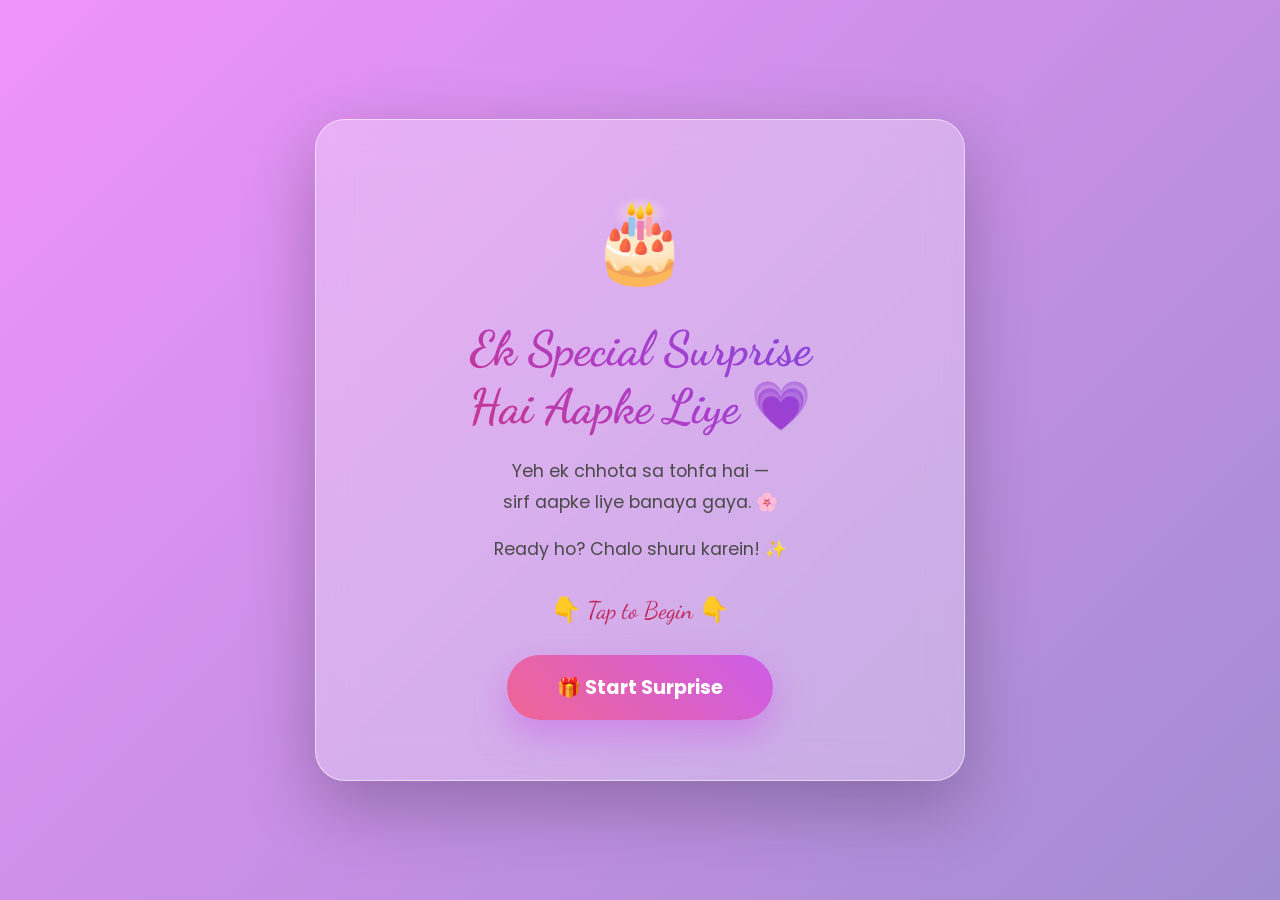
<file: index.html>
<!DOCTYPE html>
<html lang="en">
<head>
<meta charset="UTF-8">
<meta name="viewport" content="width=device-width, initial-scale=1.0">
<title>Welcome 💗</title>
<link href="https://fonts.googleapis.com/css2?family=Dancing+Script:wght@700&family=Poppins:wght@300;400;600;700&display=swap" rel="stylesheet">
<style>
  * { margin:0; padding:0; box-sizing:border-box; }
  body {
    font-family: 'Poppins', sans-serif;
    background: linear-gradient(-45deg, #ff9a9e, #fad0c4, #fbc2eb, #a18cd1, #f093fb);
    background-size: 400% 400%;
    animation: gradientBG 15s ease infinite;
    min-height: 100vh;
    display: flex;
    align-items: center;
    justify-content: center;
    padding: 20px;
    overflow: hidden;
  }
  @keyframes gradientBG {
    0% { background-position: 0% 50%; }
    50% { background-position: 100% 50%; }
    100% { background-position: 0% 50%; }
  }
  .hearts {
    position: fixed; top:0; left:0;
    width:100%; height:100%;
    pointer-events:none; z-index:0; overflow:hidden;
  }
  .hearts span {
    position: absolute; bottom:-50px;
    animation: floatUp 12s linear infinite; opacity:0.7;
  }
  @keyframes floatUp {
    0% { transform: translateY(0) rotate(0deg); opacity:0; }
    10% { opacity:0.8; }
    100% { transform: translateY(-110vh) rotate(360deg); opacity:0; }
  }
  .card {
    position: relative; z-index:1;
    max-width: 650px;
    width: 100%;
    background: rgba(255,255,255,0.28);
    backdrop-filter: blur(18px);
    -webkit-backdrop-filter: blur(18px);
    border-radius: 30px;
    border: 1px solid rgba(255,255,255,0.5);
    box-shadow: 0 25px 70px rgba(0,0,0,0.25);
    padding: 60px 30px;
    text-align: center;
    animation: fadeIn 1.5s ease;
  }
  @keyframes fadeIn {
    from { opacity:0; transform: translateY(40px); }
    to { opacity:1; transform: translateY(0); }
  }
  .cake {
    font-size: 80px;
    animation: bounce 2s infinite;
    display: inline-block;
  }
  @keyframes bounce {
    0%, 100% { transform: translateY(0); }
    50% { transform: translateY(-20px); }
  }
  h1 {
    font-family: 'Dancing Script', cursive;
    font-size: 3rem;
    background: linear-gradient(45deg, #d6336c, #ae3ec9, #7048e8);
    -webkit-background-clip: text;
    -webkit-text-fill-color: transparent;
    background-clip: text;
    margin: 20px 0;
    line-height: 1.2;
  }
  p {
    color: #4a4a4a;
    font-size: 1.1rem;
    line-height: 1.8;
    margin: 15px 0;
  }
  .tap-text {
    font-family: 'Dancing Script', cursive;
    font-size: 1.5rem;
    color: #c2255c;
    margin-top: 30px;
    animation: pulse 1.5s infinite;
  }
  @keyframes pulse {
    0%, 100% { opacity: 0.6; transform: scale(1); }
    50% { opacity: 1; transform: scale(1.05); }
  }
  .start-btn {
    margin-top: 30px;
    background: linear-gradient(45deg, #f06595, #cc5de8);
    color: white;
    border: none;
    padding: 18px 50px;
    border-radius: 50px;
    font-size: 1.2rem;
    font-family: 'Poppins', sans-serif;
    font-weight: 700;
    cursor: pointer;
    box-shadow: 0 15px 35px rgba(204, 93, 232, 0.5);
    transition: all 0.3s ease;
    animation: glow 2s infinite;
  }
  @keyframes glow {
    0%, 100% { box-shadow: 0 15px 35px rgba(204, 93, 232, 0.5); }
    50% { box-shadow: 0 15px 50px rgba(204, 93, 232, 0.9); }
  }
  .start-btn:hover {
    transform: translateY(-5px) scale(1.08);
  }
  @media (max-width: 600px) {
    .card { padding: 45px 22px; }
    h1 { font-size: 2.2rem; }
    p { font-size: 1rem; }
    .cake { font-size: 65px; }
    .start-btn { padding: 16px 40px; font-size: 1.1rem; }
  }
</style>
</head>
<body>

<div class="hearts" id="hearts"></div>

<div class="card">
  <div class="cake">🎂</div>
  <h1>Ek Special Surprise<br>Hai Aapke Liye 💗</h1>
  <p>Yeh ek chhota sa tohfa hai —<br>sirf aapke liye banaya gaya. 🌸</p>
  <p>Ready ho? Chalo shuru karein! ✨</p>

  <div class="tap-text">👇 Tap to Begin 👇</div>

  <button class="start-btn" onclick="window.location.href='birthday.html'">
    🎁 Start Surprise
  </button>
</div>

<script>
  const heartsContainer = document.getElementById('hearts');
  const emojis = ['💗','🌸','🦋','💕','🌷','✨','🎀','🧸','💖','🌺'];
  for (let i = 0; i < 30; i++) {
    const span = document.createElement('span');
    span.textContent = emojis[Math.floor(Math.random() * emojis.length)];
    span.style.left = Math.random() * 100 + '%';
    span.style.animationDelay = Math.random() * 12 + 's';
    span.style.animationDuration = (9 + Math.random() * 8) + 's';
    span.style.fontSize = (14 + Math.random() * 24) + 'px';
    heartsContainer.appendChild(span);
  }
</script>

</body>
</html>
</file>
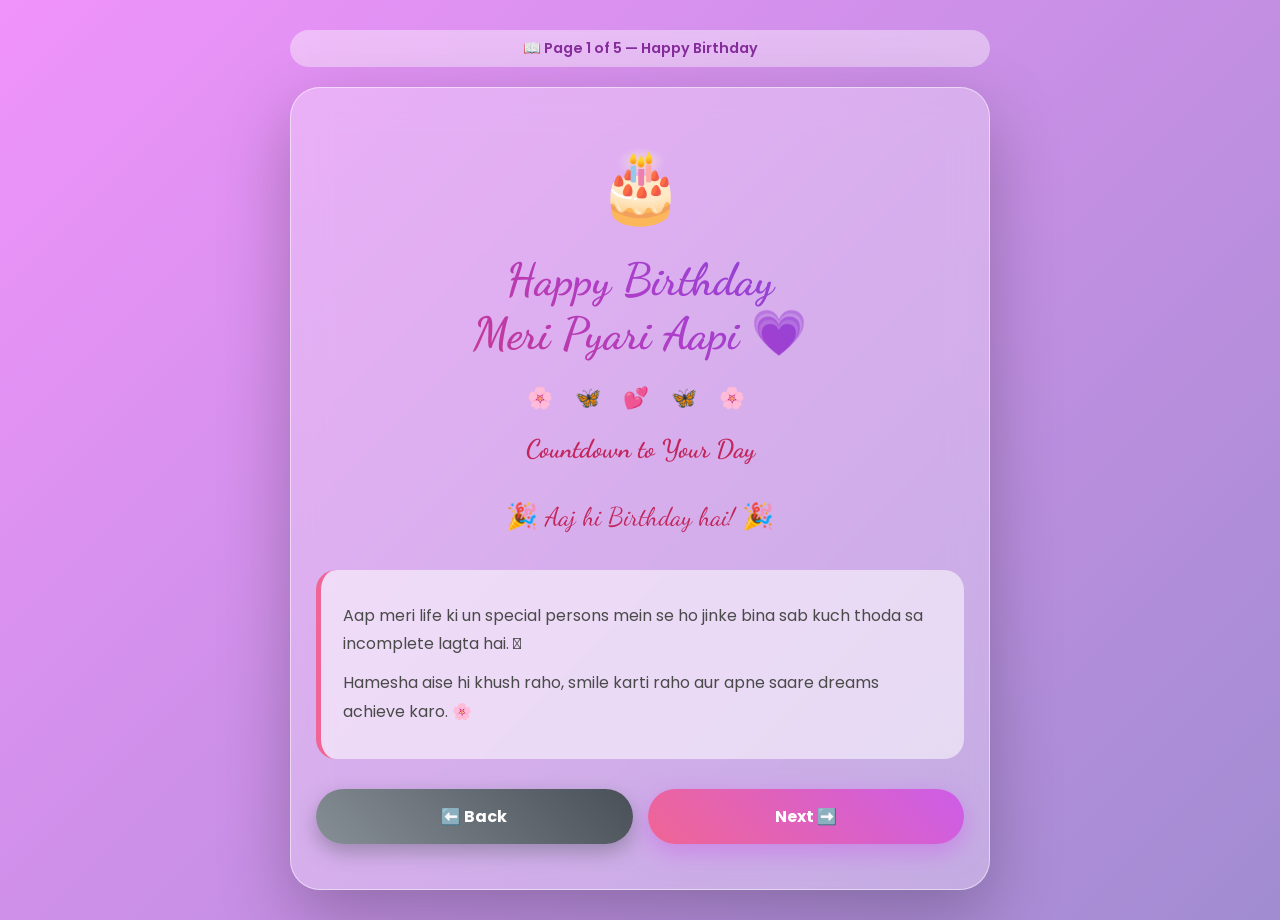
<file: birthday.html>
<!DOCTYPE html>
<html lang="en">
<head>
<meta charset="UTF-8">
<meta name="viewport" content="width=device-width, initial-scale=1.0">
<title>Happy Birthday Aapi 💗</title>
<link href="https://fonts.googleapis.com/css2?family=Dancing+Script:wght@700&family=Poppins:wght@300;400;600;700&display=swap" rel="stylesheet">
<style>
  * { margin:0; padding:0; box-sizing:border-box; }
  body {
    font-family: 'Poppins', sans-serif;
    background: linear-gradient(-45deg, #ff9a9e, #fad0c4, #fbc2eb, #a18cd1, #f093fb);
    background-size: 400% 400%;
    animation: gradientBG 15s ease infinite;
    min-height: 100vh;
    padding: 30px 15px;
    overflow-x: hidden;
  }
  @keyframes gradientBG {
    0% { background-position: 0% 50%; }
    50% { background-position: 100% 50%; }
    100% { background-position: 0% 50%; }
  }
  .hearts {
    position: fixed; top:0; left:0;
    width:100%; height:100%;
    pointer-events:none; z-index:0; overflow:hidden;
  }
  .hearts span {
    position: absolute; bottom:-50px;
    animation: floatUp 12s linear infinite; opacity:0.7;
  }
  @keyframes floatUp {
    0% { transform: translateY(0) rotate(0deg); opacity:0; }
    10% { opacity:0.8; }
    100% { transform: translateY(-110vh) rotate(360deg); opacity:0; }
  }
  .container {
    position: relative; z-index:1;
    max-width: 700px; margin: 0 auto;
  }
  .progress {
    background: rgba(255,255,255,0.4);
    border-radius: 30px;
    padding: 8px 15px;
    text-align: center;
    margin-bottom: 20px;
    font-weight: 600;
    color: #862e9c;
    font-size: 0.9rem;
    backdrop-filter: blur(10px);
  }
  .card {
    background: rgba(255,255,255,0.28);
    backdrop-filter: blur(18px);
    -webkit-backdrop-filter: blur(18px);
    border-radius: 30px;
    border: 1px solid rgba(255,255,255,0.5);
    box-shadow: 0 25px 70px rgba(0,0,0,0.25);
    padding: 45px 25px;
    text-align: center;
    animation: fadeIn 1.5s ease;
  }
  @keyframes fadeIn {
    from { opacity:0; transform: translateY(40px); }
    to { opacity:1; transform: translateY(0); }
  }
  .cake {
    font-size: 70px;
    animation: bounce 2s infinite;
    display: inline-block;
  }
  @keyframes bounce {
    0%, 100% { transform: translateY(0); }
    50% { transform: translateY(-18px); }
  }
  h1 {
    font-family: 'Dancing Script', cursive;
    font-size: 2.8rem;
    background: linear-gradient(45deg, #d6336c, #ae3ec9, #7048e8);
    -webkit-background-clip: text;
    -webkit-text-fill-color: transparent;
    background-clip: text;
    margin: 15px 0;
    line-height: 1.2;
  }
  h2 {
    font-family: 'Dancing Script', cursive;
    font-size: 1.6rem;
    color: #c2255c;
    margin: 20px 0 12px;
  }
  p { color:#4a4a4a; font-size:1rem; line-height:1.8; margin:10px 0; }
  .divider {
    font-size: 1.3rem;
    margin: 20px 0;
    letter-spacing: 8px;
  }
  .countdown {
    display: flex; justify-content: center;
    gap: 8px; margin: 20px 0; flex-wrap: wrap;
  }
  .count-box {
    background: rgba(255,255,255,0.6);
    border-radius: 15px;
    padding: 10px 14px;
    min-width: 65px;
    box-shadow: 0 5px 15px rgba(0,0,0,0.1);
  }
  .count-box .num {
    font-size: 1.5rem;
    font-weight: 700;
    color: #c2255c;
  }
  .count-box .lbl {
    font-size: 0.7rem;
    color: #666;
    text-transform: uppercase;
    letter-spacing: 1px;
  }
  .message-box {
    background: rgba(255,255,255,0.55);
    border-radius: 20px;
    padding: 22px;
    margin: 20px 0;
    border-left: 5px solid #f06595;
    text-align: left;
  }
  .nav-btns {
    display: flex;
    justify-content: space-between;
    gap: 15px;
    margin-top: 30px;
    flex-wrap: wrap;
  }
  .nav-btn {
    flex: 1;
    min-width: 130px;
    padding: 15px 20px;
    border-radius: 50px;
    border: none;
    font-family: 'Poppins', sans-serif;
    font-weight: 700;
    font-size: 1rem;
    cursor: pointer;
    color: white;
    transition: all 0.3s ease;
  }
  .back-btn {
    background: linear-gradient(45deg, #868e96, #495057);
    box-shadow: 0 8px 20px rgba(73, 80, 87, 0.4);
  }
  .next-btn {
    background: linear-gradient(45deg, #f06595, #cc5de8);
    box-shadow: 0 8px 25px rgba(204, 93, 232, 0.5);
  }
  .nav-btn:hover { transform: translateY(-3px) scale(1.03); }
  @media (max-width: 600px) {
    .card { padding: 35px 18px; }
    h1 { font-size: 2.1rem; }
    h2 { font-size: 1.4rem; }
    p { font-size: 0.95rem; }
  }
</style>
</head>
<body>

<div class="hearts" id="hearts"></div>

<div class="container">
  <div class="progress">📖 Page 1 of 5 — Happy Birthday</div>

  <div class="card">
    <div class="cake">🎂</div>
    <h1>Happy Birthday<br>Meri Pyari Aapi 💗</h1>
    <div class="divider">🌸 🦋 💕 🦋 🌸</div>

    <h2>Countdown to Your Day</h2>
    <div class="countdown" id="countdown">
      <div class="count-box"><div class="num" id="days">00</div><div class="lbl">Days</div></div>
      <div class="count-box"><div class="num" id="hours">00</div><div class="lbl">Hours</div></div>
      <div class="count-box"><div class="num" id="mins">00</div><div class="lbl">Mins</div></div>
      <div class="count-box"><div class="num" id="secs">00</div><div class="lbl">Secs</div></div>
    </div>

    <div class="message-box">
      <p>Aap meri life ki un special persons mein se ho jinke bina sab kuch thoda sa incomplete lagta hai. 🏻</p>
      <p>Hamesha aise hi khush raho, smile karti raho aur apne saare dreams achieve karo. 🌸</p>
    </div>

    <div class="nav-btns">
      <button class="nav-btn back-btn" onclick="window.location.href='index.html'">⬅️ Back</button>
      <button class="nav-btn next-btn" onclick="window.location.href='wishes.html'">Next ➡️</button>
    </div>
  </div>
</div>

<script>
  const heartsContainer = document.getElementById('hearts');
  const emojis = ['💗','🌸','🦋','💕','🌷','✨','🎀','🧸'];
  for (let i = 0; i < 25; i++) {
    const span = document.createElement('span');
    span.textContent = emojis[Math.floor(Math.random() * emojis.length)];
    span.style.left = Math.random() * 100 + '%';
    span.style.animationDelay = Math.random() * 12 + 's';
    span.style.animationDuration = (9 + Math.random() * 8) + 's';
    span.style.fontSize = (14 + Math.random() * 24) + 'px';
    heartsContainer.appendChild(span);
  }

  /* APNI DATE YAHAN DAALO */
  const birthdayDate = new Date("2025-12-31T00:00:00").getTime();
  setInterval(() => {
    const now = new Date().getTime();
    const diff = birthdayDate - now;
    if (diff > 0) {
      document.getElementById('days').textContent = String(Math.floor(diff / (1000*60*60*24))).padStart(2,'0');
      document.getElementById('hours').textContent = String(Math.floor((diff % (1000*60*60*24)) / (1000*60*60))).padStart(2,'0');
      document.getElementById('mins').textContent = String(Math.floor((diff % (1000*60*60)) / (1000*60))).padStart(2,'0');
      document.getElementById('secs').textContent = String(Math.floor((diff % (1000*60)) / 1000)).padStart(2,'0');
    } else {
      document.getElementById('countdown').innerHTML = '<p style="font-family:Dancing Script;font-size:1.6rem;color:#c2255c;">🎉 Aaj hi Birthday hai! 🎉</p>';
    }
  }, 1000);
</script>

</body>
</html>
</file>
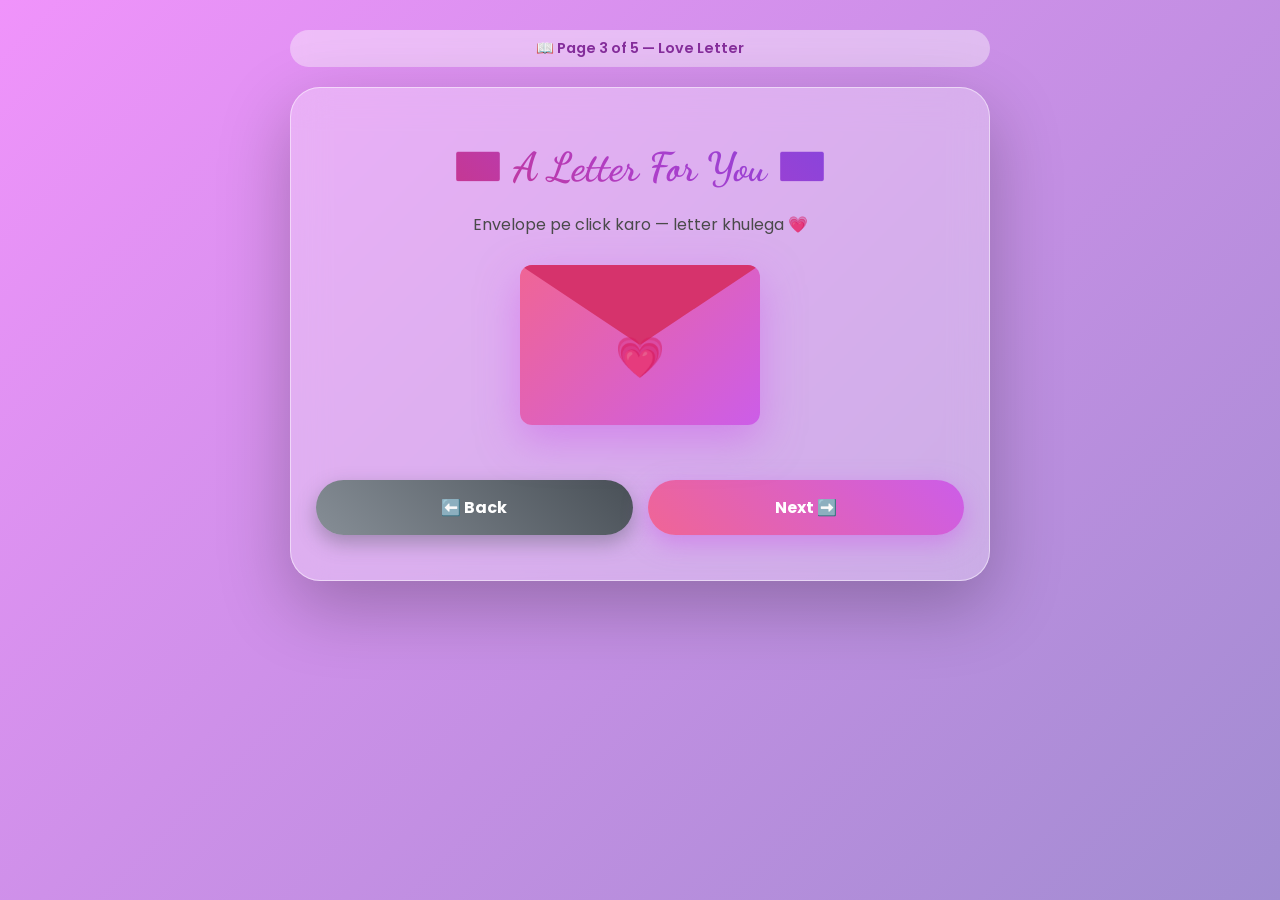
<file: letter.html>
<!DOCTYPE html>
<html lang="en">
<head>
<meta charset="UTF-8">
<meta name="viewport" content="width=device-width, initial-scale=1.0">
<title>Love Letter 💌</title>
<link href="https://fonts.googleapis.com/css2?family=Dancing+Script:wght@700&family=Poppins:wght@300;400;600;700&display=swap" rel="stylesheet">
<style>
  * { margin:0; padding:0; box-sizing:border-box; }
  body {
    font-family: 'Poppins', sans-serif;
    background: linear-gradient(-45deg, #ff9a9e, #fad0c4, #fbc2eb, #a18cd1, #f093fb);
    background-size: 400% 400%;
    animation: gradientBG 15s ease infinite;
    min-height: 100vh;
    padding: 30px 15px;
    overflow-x: hidden;
  }
  @keyframes gradientBG {
    0% { background-position: 0% 50%; }
    50% { background-position: 100% 50%; }
    100% { background-position: 0% 50%; }
  }
  .hearts {
    position: fixed; top:0; left:0;
    width:100%; height:100%;
    pointer-events:none; z-index:0; overflow:hidden;
  }
  .hearts span {
    position: absolute; bottom:-50px;
    animation: floatUp 12s linear infinite; opacity:0.7;
  }
  @keyframes floatUp {
    0% { transform: translateY(0) rotate(0deg); opacity:0; }
    10% { opacity:0.8; }
    100% { transform: translateY(-110vh) rotate(360deg); opacity:0; }
  }
  .container {
    position: relative; z-index:1;
    max-width: 700px; margin: 0 auto;
  }
  .progress {
    background: rgba(255,255,255,0.4);
    border-radius: 30px;
    padding: 8px 15px;
    text-align: center;
    margin-bottom: 20px;
    font-weight: 600;
    color: #862e9c;
    font-size: 0.9rem;
    backdrop-filter: blur(10px);
  }
  .card {
    background: rgba(255,255,255,0.28);
    backdrop-filter: blur(18px);
    -webkit-backdrop-filter: blur(18px);
    border-radius: 30px;
    border: 1px solid rgba(255,255,255,0.5);
    box-shadow: 0 25px 70px rgba(0,0,0,0.25);
    padding: 45px 25px;
    text-align: center;
    animation: fadeIn 1.5s ease;
  }
  @keyframes fadeIn {
    from { opacity:0; transform: translateY(40px); }
    to { opacity:1; transform: translateY(0); }
  }
  h1 {
    font-family: 'Dancing Script', cursive;
    font-size: 2.5rem;
    background: linear-gradient(45deg, #d6336c, #ae3ec9, #7048e8);
    -webkit-background-clip: text;
    -webkit-text-fill-color: transparent;
    background-clip: text;
    margin: 10px 0 20px;
  }
  p { color:#4a4a4a; font-size:1rem; line-height:1.8; margin:10px 0; }
  .envelope {
    width: 240px;
    height: 160px;
    background: linear-gradient(135deg, #f06595, #cc5de8);
    margin: 25px auto;
    border-radius: 12px;
    position: relative;
    cursor: pointer;
    box-shadow: 0 15px 40px rgba(204, 93, 232, 0.5);
    transition: transform 0.4s;
  }
  .envelope:hover { transform: scale(1.05); }
  .envelope::before {
    content:''; position:absolute;
    top:0; left:0;
    width:0; height:0;
    border-left: 120px solid transparent;
    border-right: 120px solid transparent;
    border-top: 80px solid #d6336c;
    border-radius: 12px 12px 0 0;
  }
  .envelope-heart {
    position: absolute;
    top:50%; left:50%;
    transform: translate(-50%, -30%);
    font-size: 2.5rem;
    z-index: 2;
  }
  .letter {
    max-height: 0;
    overflow: hidden;
    transition: max-height 1s ease, padding 1s ease;
    background: #fffaf0;
    border-radius: 15px;
    text-align: left;
    box-shadow: 0 10px 30px rgba(0,0,0,0.15);
    margin-top: 15px;
  }
  .letter.open {
    max-height: 800px;
    padding: 25px;
  }
  .letter h3 {
    font-family: 'Dancing Script', cursive;
    font-size: 1.7rem;
    color: #c2255c;
    margin-bottom: 15px;
  }
  .letter p {
    font-size: 1rem;
    line-height: 2;
    color: #444;
  }
  .nav-btns {
    display: flex;
    justify-content: space-between;
    gap: 15px;
    margin-top: 30px;
    flex-wrap: wrap;
  }
  .nav-btn {
    flex: 1;
    min-width: 130px;
    padding: 15px 20px;
    border-radius: 50px;
    border: none;
    font-family: 'Poppins', sans-serif;
    font-weight: 700;
    font-size: 1rem;
    cursor: pointer;
    color: white;
    transition: all 0.3s ease;
  }
  .back-btn {
    background: linear-gradient(45deg, #868e96, #495057);
    box-shadow: 0 8px 20px rgba(73, 80, 87, 0.4);
  }
  .next-btn {
    background: linear-gradient(45deg, #f06595, #cc5de8);
    box-shadow: 0 8px 25px rgba(204, 93, 232, 0.5);
  }
  .nav-btn:hover { transform: translateY(-3px) scale(1.03); }
  @media (max-width: 600px) {
    .card { padding: 35px 18px; }
    h1 { font-size: 2rem; }
    .envelope { width: 200px; height: 135px; }
    .envelope::before {
      border-left: 100px solid transparent;
      border-right: 100px solid transparent;
      border-top: 68px solid #d6336c;
    }
  }
</style>
</head>
<body>

<div class="hearts" id="hearts"></div>

<div class="container">
  <div class="progress">📖 Page 3 of 5 — Love Letter</div>

  <div class="card">
    <h1>💌 A Letter For You 💌</h1>
    <p>Envelope pe click karo — letter khulega 💗</p>

    <div class="envelope" onclick="openLetter()">
      <div class="envelope-heart">💗</div>
    </div>
    <div class="letter" id="letter">
      <h3>Meri Pyari Aapi,</h3>
      <p>
        Aap meri life ka sabse khoobsurat hissa ho. Jab bhi main udaas hoti/hota hun, aapki ek smile sab theek kar deti hai. 
        Aap meri sister nahi, meri best friend ho. 🌸
      </p>
      <p>
        Main dua karti/karta hun ki aapki zindagi mein hamesha khushiyan rahein, 
        aapke sapne pure hon, aur aapki smile kabhi kam na ho. 💗
      </p>
      <p>
        Thank you for always being there for me. Hamesha khush raho aur apne saare sapne poore karo. 🌷
      </p>
      <p style="text-align:right;font-family:'Dancing Script';font-size:1.4rem;color:#c2255c;">
        — Aapka/Aapki chhota/chhoti 💕
      </p>
    </div>

    <div class="nav-btns">
      <button class="nav-btn back-btn" onclick="window.location.href='wishes.html'">⬅️ Back</button>
      <button class="nav-btn next-btn" onclick="window.location.href='reasons.html'">Next ➡️</button>
    </div>
  </div>
</div>

<script>
  const heartsContainer = document.getElementById('hearts');
  const emojis = ['💗','🌸','🦋','💕','🌷','✨','🎀','🧸'];
  for (let i = 0; i < 25; i++) {
    const span = document.createElement('span');
    span.textContent = emojis[Math.floor(Math.random() * emojis.length)];
    span.style.left = Math.random() * 100 + '%';
    span.style.animationDelay = Math.random() * 12 + 's';
    span.style.animationDuration = (9 + Math.random() * 8) + 's';
    span.style.fontSize = (14 + Math.random() * 24) + 'px';
    heartsContainer.appendChild(span);
  }

  function openLetter() {
    document.getElementById('letter').classList.toggle('open');
  }
</script>

</body>
</html>
</file>
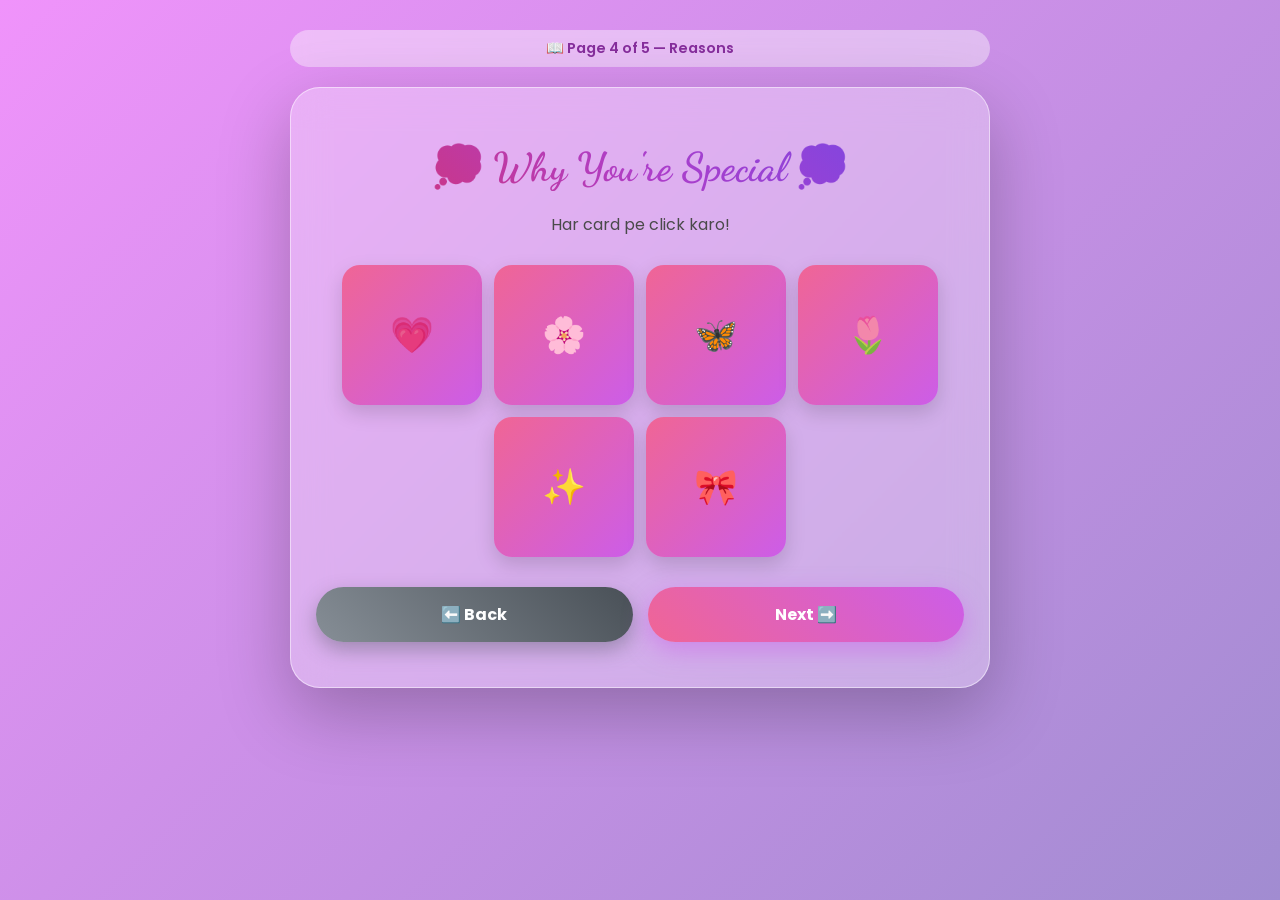
<file: reasons.html>
<!DOCTYPE html>
<html lang="en">
<head>
<meta charset="UTF-8">
<meta name="viewport" content="width=device-width, initial-scale=1.0">
<title>Reasons 💭</title>
<link href="https://fonts.googleapis.com/css2?family=Dancing+Script:wght@700&family=Poppins:wght@300;400;600;700&display=swap" rel="stylesheet">
<style>
  * { margin:0; padding:0; box-sizing:border-box; }
  body {
    font-family: 'Poppins', sans-serif;
    background: linear-gradient(-45deg, #ff9a9e, #fad0c4, #fbc2eb, #a18cd1, #f093fb);
    background-size: 400% 400%;
    animation: gradientBG 15s ease infinite;
    min-height: 100vh;
    padding: 30px 15px;
    overflow-x: hidden;
  }
  @keyframes gradientBG {
    0% { background-position: 0% 50%; }
    50% { background-position: 100% 50%; }
    100% { background-position: 0% 50%; }
  }
  .hearts {
    position: fixed; top:0; left:0;
    width:100%; height:100%;
    pointer-events:none; z-index:0; overflow:hidden;
  }
  .hearts span {
    position: absolute; bottom:-50px;
    animation: floatUp 12s linear infinite; opacity:0.7;
  }
  @keyframes floatUp {
    0% { transform: translateY(0) rotate(0deg); opacity:0; }
    10% { opacity:0.8; }
    100% { transform: translateY(-110vh) rotate(360deg); opacity:0; }
  }
  .container {
    position: relative; z-index:1;
    max-width: 700px; margin: 0 auto;
  }
  .progress {
    background: rgba(255,255,255,0.4);
    border-radius: 30px;
    padding: 8px 15px;
    text-align: center;
    margin-bottom: 20px;
    font-weight: 600;
    color: #862e9c;
    font-size: 0.9rem;
    backdrop-filter: blur(10px);
  }
  .card {
    background: rgba(255,255,255,0.28);
    backdrop-filter: blur(18px);
    -webkit-backdrop-filter: blur(18px);
    border-radius: 30px;
    border: 1px solid rgba(255,255,255,0.5);
    box-shadow: 0 25px 70px rgba(0,0,0,0.25);
    padding: 45px 25px;
    text-align: center;
    animation: fadeIn 1.5s ease;
  }
  @keyframes fadeIn {
    from { opacity:0; transform: translateY(40px); }
    to { opacity:1; transform: translateY(0); }
  }
  h1 {
    font-family: 'Dancing Script', cursive;
    font-size: 2.5rem;
    background: linear-gradient(45deg, #d6336c, #ae3ec9, #7048e8);
    -webkit-background-clip: text;
    -webkit-text-fill-color: transparent;
    background-clip: text;
    margin: 10px 0 20px;
  }
  p { color:#4a4a4a; font-size:1rem; line-height:1.8; margin:10px 0; }
  .reasons {
    display: flex; justify-content: center;
    gap: 12px; flex-wrap: wrap;
    margin: 25px 0;
  }
  .flip-card {
    width: 140px; height: 140px;
    perspective: 1000px;
    cursor: pointer;
  }
  .flip-inner {
    position: relative;
    width: 100%; height: 100%;
    transition: transform 0.8s;
    transform-style: preserve-3d;
  }
  .flip-card.flipped .flip-inner {
    transform: rotateY(180deg);
  }
  .flip-front, .flip-back {
    position: absolute;
    width: 100%; height: 100%;
    backface-visibility: hidden;
    border-radius: 18px;
    display: flex; align-items:center; justify-content:center;
    padding: 10px;
    text-align: center;
    box-shadow: 0 8px 20px rgba(0,0,0,0.15);
  }
  .flip-front {
    background: linear-gradient(135deg, #f06595, #cc5de8);
    color: white;
    font-size: 2.2rem;
  }
  .flip-back {
    background: #fff;
    color: #c2255c;
    transform: rotateY(180deg);
    font-family: 'Dancing Script', cursive;
    font-size: 1.1rem;
    line-height: 1.4;
  }
  .nav-btns {
    display: flex;
    justify-content: space-between;
    gap: 15px;
    margin-top: 30px;
    flex-wrap: wrap;
  }
  .nav-btn {
    flex: 1;
    min-width: 130px;
    padding: 15px 20px;
    border-radius: 50px;
    border: none;
    font-family: 'Poppins', sans-serif;
    font-weight: 700;
    font-size: 1rem;
    cursor: pointer;
    color: white;
    transition: all 0.3s ease;
  }
  .back-btn {
    background: linear-gradient(45deg, #868e96, #495057);
    box-shadow: 0 8px 20px rgba(73, 80, 87, 0.4);
  }
  .next-btn {
    background: linear-gradient(45deg, #f06595, #cc5de8);
    box-shadow: 0 8px 25px rgba(204, 93, 232, 0.5);
  }
  .nav-btn:hover { transform: translateY(-3px) scale(1.03); }
  @media (max-width: 600px) {
    .card { padding: 35px 18px; }
    h1 { font-size: 2rem; }
    .flip-card { width: 120px; height: 120px; }
    .flip-back { font-size: 1rem; }
  }
</style>
</head>
<body>

<div class="hearts" id="hearts"></div>

<div class="container">
  <div class="progress">📖 Page 4 of 5 — Reasons</div>

  <div class="card">
    <h1>💭 Why You're Special 💭</h1>
    <p>Har card pe click karo!</p>
    <div class="reasons">
      <div class="flip-card" onclick="this.classList.toggle('flipped')">
        <div class="flip-inner">
          <div class="flip-front">💗</div>
          <div class="flip-back">Aap hamesha meri baat sunti ho</div>
        </div>
      </div>
      <div class="flip-card" onclick="this.classList.toggle('flipped')">
        <div class="flip-inner">
          <div class="flip-front">🌸</div>
          <div class="flip-back">Aapki smile sabse pyari hai</div>
        </div>
      </div>
      <div class="flip-card" onclick="this.classList.toggle('flipped')">
        <div class="flip-inner">
          <div class="flip-front">🦋</div>
          <div class="flip-back">Aap meri best friend ho</div>
        </div>
      </div>
      <div class="flip-card" onclick="this.classList.toggle('flipped')">
        <div class="flip-inner">
          <div class="flip-front">🌷</div>
          <div class="flip-back">Aap hamesha mere saath ho</div>
        </div>
      </div>
      <div class="flip-card" onclick="this.classList.toggle('flipped')">
        <div class="flip-inner">
          <div class="flip-front">✨</div>
          <div class="flip-back">Aap meri inspiration ho</div>
        </div>
      </div>
      <div class="flip-card" onclick="this.classList.toggle('flipped')">
        <div class="flip-inner">
          <div class="flip-front">🎀</div>
          <div class="flip-back">Aap sabse caring ho</div>
        </div>
      </div>
    </div>

    <div class="nav-btns">
      <button class="nav-btn back-btn" onclick="window.location.href='letter.html'">⬅️ Back</button>
      <button class="nav-btn next-btn" onclick="window.location.href='surprise.html'">Next ➡️</button>
    </div>
  </div>
</div>

<script>
  const heartsContainer = document.getElementById('hearts');
  const emojis = ['💗','🌸','🦋','💕','🌷','✨','🎀','🧸'];
  for (let i = 0; i < 25; i++) {
    const span = document.createElement('span');
    span.textContent = emojis[Math.floor(Math.random() * emojis.length)];
    span.style.left = Math.random() * 100 + '%';
    span.style.animationDelay = Math.random() * 12 + 's';
    span.style.animationDuration = (9 + Math.random() * 8) + 's';
    span.style.fontSize = (14 + Math.random() * 24) + 'px';
    heartsContainer.appendChild(span);
  }
</script>

</body>
</html>
</file>
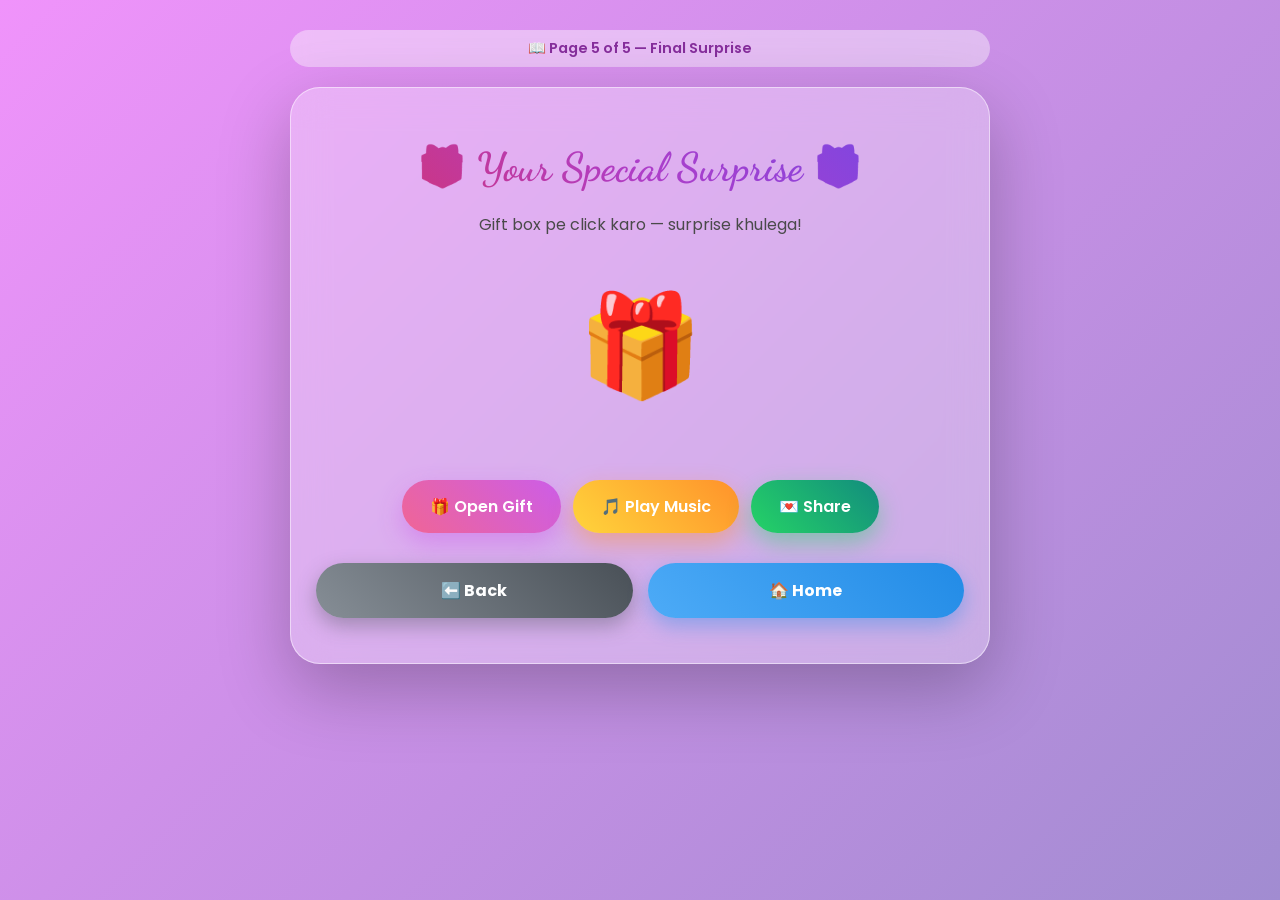
<file: surprise.html>
<!DOCTYPE html>
<html lang="en">
<head>
<meta charset="UTF-8">
<meta name="viewport" content="width=device-width, initial-scale=1.0">
<title>Surprise 🎁</title>
<link href="https://fonts.googleapis.com/css2?family=Dancing+Script:wght@700&family=Poppins:wght@300;400;600;700&display=swap" rel="stylesheet">
<style>
  * { margin:0; padding:0; box-sizing:border-box; }
  body {
    font-family: 'Poppins', sans-serif;
    background: linear-gradient(-45deg, #ff9a9e, #fad0c4, #fbc2eb, #a18cd1, #f093fb);
    background-size: 400% 400%;
    animation: gradientBG 15s ease infinite;
    min-height: 100vh;
    padding: 30px 15px;
    overflow-x: hidden;
  }
  @keyframes gradientBG {
    0% { background-position: 0% 50%; }
    50% { background-position: 100% 50%; }
    100% { background-position: 0% 50%; }
  }
  .hearts {
    position: fixed; top:0; left:0;
    width:100%; height:100%;
    pointer-events:none; z-index:0; overflow:hidden;
  }
  .hearts span {
    position: absolute; bottom:-50px;
    animation: floatUp 12s linear infinite; opacity:0.7;
  }
  @keyframes floatUp {
    0% { transform: translateY(0) rotate(0deg); opacity:0; }
    10% { opacity:0.8; }
    100% { transform: translateY(-110vh) rotate(360deg); opacity:0; }
  }
  .container {
    position: relative; z-index:1;
    max-width: 700px; margin: 0 auto;
  }
  .progress {
    background: rgba(255,255,255,0.4);
    border-radius: 30px;
    padding: 8px 15px;
    text-align: center;
    margin-bottom: 20px;
    font-weight: 600;
    color: #862e9c;
    font-size: 0.9rem;
    backdrop-filter: blur(10px);
  }
  .card {
    background: rgba(255,255,255,0.28);
    backdrop-filter: blur(18px);
    -webkit-backdrop-filter: blur(18px);
    border-radius: 30px;
    border: 1px solid rgba(255,255,255,0.5);
    box-shadow: 0 25px 70px rgba(0,0,0,0.25);
    padding: 45px 25px;
    text-align: center;
    animation: fadeIn 1.5s ease;
  }
  @keyframes fadeIn {
    from { opacity:0; transform: translateY(40px); }
    to { opacity:1; transform: translateY(0); }
  }
  h1 {
    font-family: 'Dancing Script', cursive;
    font-size: 2.5rem;
    background: linear-gradient(45deg, #d6336c, #ae3ec9, #7048e8);
    -webkit-background-clip: text;
    -webkit-text-fill-color: transparent;
    background-clip: text;
    margin: 10px 0 20px;
  }
  p { color:#4a4a4a; font-size:1rem; line-height:1.8; margin:10px 0; }

  .gift-box {
    font-size: 100px;
    cursor: pointer;
    display: inline-block;
    animation: shake 2s infinite;
    margin: 20px 0;
    transition: transform 0.3s;
  }
  .gift-box:hover { transform: scale(1.1); }
  @keyframes shake {
    0%, 100% { transform: rotate(0deg); }
    25% { transform: rotate(-8deg); }
    75% { transform: rotate(8deg); }
  }

  .btn-group {
    display: flex;
    gap: 12px;
    justify-content: center;
    flex-wrap: wrap;
    margin-top: 25px;
  }
  .gift-btn, .music-btn, .share-btn {
    border: none;
    padding: 14px 28px;
    border-radius: 50px;
    font-size: 1rem;
    font-family: 'Poppins', sans-serif;
    font-weight: 600;
    cursor: pointer;
    transition: all 0.3s ease;
    color: white;
  }
  .gift-btn {
    background: linear-gradient(45deg, #f06595, #cc5de8);
    box-shadow: 0 10px 25px rgba(204, 93, 232, 0.45);
  }
  .music-btn {
    background: linear-gradient(45deg, #ffd43b, #ff922b);
    box-shadow: 0 10px 25px rgba(255, 146, 43, 0.45);
  }
  .share-btn {
    background: linear-gradient(45deg, #25d366, #128c7e);
    box-shadow: 0 10px 25px rgba(37, 211, 102, 0.45);
  }
  .gift-btn:hover, .music-btn:hover, .share-btn:hover {
    transform: translateY(-3px) scale(1.05);
  }

  .hidden-msg {
    max-height: 0;
    overflow: hidden;
    transition: max-height 0.8s ease;
    font-family: 'Dancing Script', cursive;
    font-size: 1.5rem;
    color: #c2255c;
    margin-top: 15px;
  }
  .hidden-msg.show {
    max-height: 400px;
    margin-top: 25px;
  }

  .confetti {
    position: fixed;
    width: 12px; height: 12px;
    top: -20px;
    z-index: 999;
    animation: fall 4s linear forwards;
  }
  @keyframes fall {
    to { transform: translateY(100vh) rotate(720deg); opacity: 0; }
  }

  .nav-btns {
    display: flex;
    justify-content: space-between;
    gap: 15px;
    margin-top: 30px;
    flex-wrap: wrap;
  }
  .nav-btn {
    flex: 1;
    min-width: 130px;
    padding: 15px 20px;
    border-radius: 50px;
    border: none;
    font-family: 'Poppins', sans-serif;
    font-weight: 700;
    font-size: 1rem;
    cursor: pointer;
    color: white;
    transition: all 0.3s ease;
  }
  .back-btn {
    background: linear-gradient(45deg, #868e96, #495057);
    box-shadow: 0 8px 20px rgba(73, 80, 87, 0.4);
  }
  .home-btn {
    background: linear-gradient(45deg, #4dabf7, #228be6);
    box-shadow: 0 8px 20px rgba(34, 139, 230, 0.4);
  }
  .nav-btn:hover { transform: translateY(-3px) scale(1.03); }

  @media (max-width: 600px) {
    .card { padding: 35px 18px; }
    h1 { font-size: 2rem; }
    .gift-box { font-size: 80px; }
  }
</style>
</head>
<body>

<div class="hearts" id="hearts"></div>

<div class="container">
  <div class="progress">📖 Page 5 of 5 — Final Surprise</div>

  <div class="card">
    <h1>🎁 Your Special Surprise 🎁</h1>
    <p>Gift box pe click karo — surprise khulega!</p>

    <div class="gift-box" onclick="openGift()">🎁</div>

    <div class="hidden-msg" id="giftMsg">
      You are the best Aapi in the world! 💗<br>
      Stay happy, stay blessed, stay amazing! 🌟<br>
      <span style="font-size:1.2rem;">Happy Birthday! 🎂🎉</span>
    </div>

    <div class="btn-group">
      <button class="gift-btn" onclick="openGift()">🎁 Open Gift</button>
      <button class="music-btn" onclick="toggleMusic()" id="musicBtn">🎵 Play Music</button>
      <button class="share-btn" onclick="shareWish()">💌 Share</button>
    </div>

    <div class="nav-btns">
      <button class="nav-btn back-btn" onclick="window.location.href='reasons.html'">⬅️ Back</button>
      <button class="nav-btn home-btn" onclick="window.location.href='index.html'">🏠 Home</button>
    </div>
  </div>
</div>

<audio id="bgMusic" loop>
  <source src="music.mp3" type="audio/mpeg">
</audio>

<script>
  const heartsContainer = document.getElementById('hearts');
  const emojis = ['💗','🌸','🦋','💕','🌷','✨','🎀','🧸'];
  for (let i = 0; i < 25; i++) {
    const span = document.createElement('span');
    span.textContent = emojis[Math.floor(Math.random() * emojis.length)];
    span.style.left = Math.random() * 100 + '%';
    span.style.animationDelay = Math.random() * 12 + 's';
    span.style.animationDuration = (9 + Math.random() * 8) + 's';
    span.style.fontSize = (14 + Math.random() * 24) + 'px';
    heartsContainer.appendChild(span);
  }

  function openGift() {
    document.getElementById('giftMsg').classList.add('show');
    createConfetti();
  }

  function createConfetti() {
    const colors = ['#f06595','#cc5de8','#ffd43b','#69db7c','#4dabf7','#ff6b6b','#f783ac'];
    for (let i = 0; i < 120; i++) {
      const conf = document.createElement('div');
      conf.className = 'confetti';
      conf.style.left = Math.random() * 100 + 'vw';
      conf.style.background = colors[Math.floor(Math.random() * colors.length)];
      conf.style.animationDelay = Math.random() * 0.8 + 's';
      conf.style.animationDuration = (3 + Math.random() * 2) + 's';
      conf.style.borderRadius = Math.random() > 0.5 ? '50%' : '2px';
      conf.style.width = (8 + Math.random() * 8) + 'px';
      conf.style.height = conf.style.width;
      document.body.appendChild(conf);
      setTimeout(() => conf.remove(), 5000);
    }
  }

  const music = document.getElementById('bgMusic');
  const musicBtn = document.getElementById('musicBtn');
  let isPlaying = false;

  function toggleMusic() {
    if (isPlaying) {
      music.pause();
      musicBtn.textContent = '🎵 Play Music';
      isPlaying = false;
    } else {
      music.play().then(() => {
        musicBtn.textContent = '⏸️ Pause Music';
        isPlaying = true;
      }).catch(e => {
        alert('Music file nahi mili. music.mp3 upload karo GitHub pe.');
      });
    }
  }

  function shareWish() {
    const text = encodeURIComponent("Happy Birthday meri pyari Aapi 💗🎂 — Dekho yeh surprise: " + window.location.href);
    window.open("https://wa.me/?text=" + text, "_blank");
  }

  setTimeout(createConfetti, 1500);
</script>

</body>
</html>
</file>
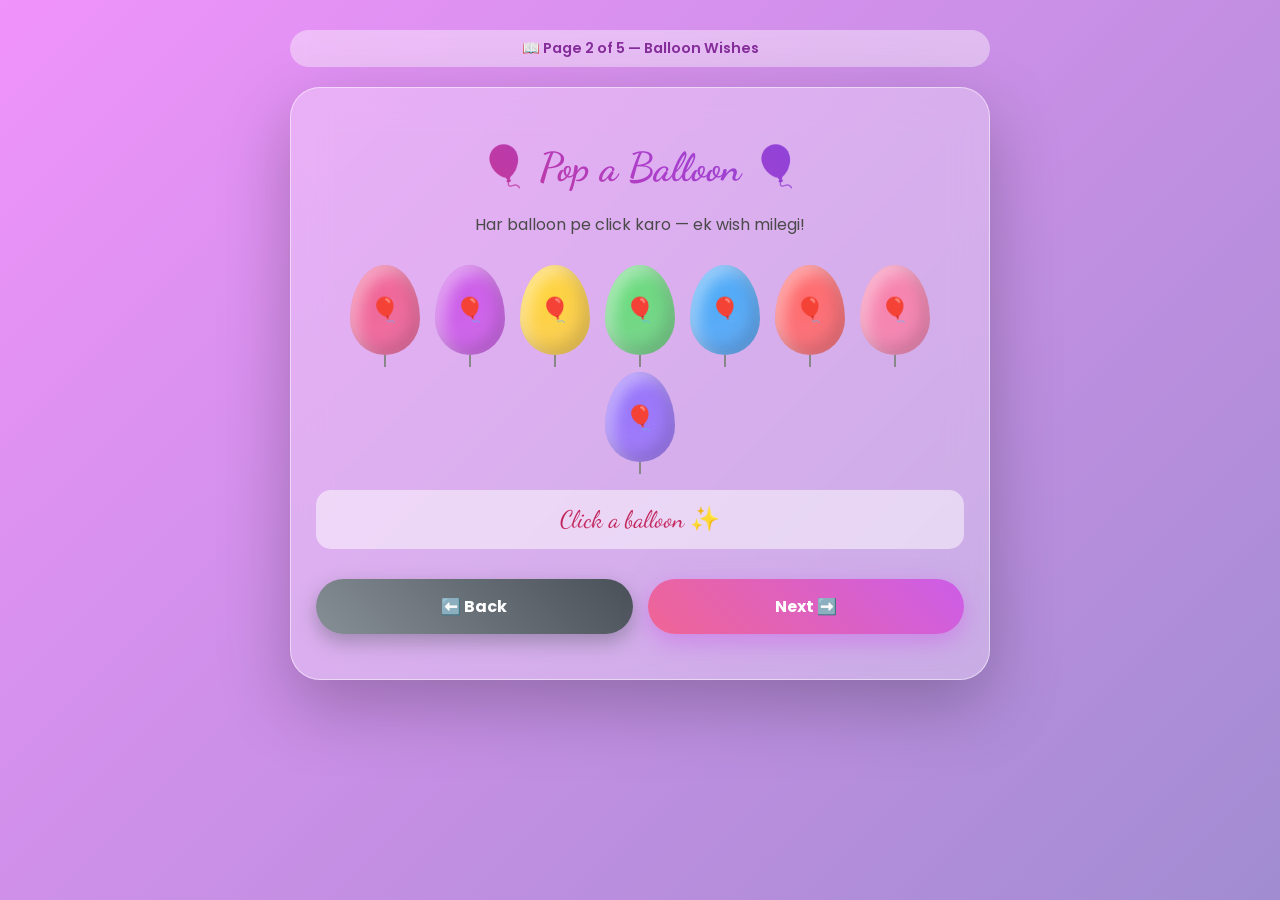
<file: wishes.html>
<!DOCTYPE html>
<html lang="en">
<head>
<meta charset="UTF-8">
<meta name="viewport" content="width=device-width, initial-scale=1.0">
<title>Balloon Wishes 🎈</title>
<link href="https://fonts.googleapis.com/css2?family=Dancing+Script:wght@700&family=Poppins:wght@300;400;600;700&display=swap" rel="stylesheet">
<style>
  * { margin:0; padding:0; box-sizing:border-box; }
  body {
    font-family: 'Poppins', sans-serif;
    background: linear-gradient(-45deg, #ff9a9e, #fad0c4, #fbc2eb, #a18cd1, #f093fb);
    background-size: 400% 400%;
    animation: gradientBG 15s ease infinite;
    min-height: 100vh;
    padding: 30px 15px;
    overflow-x: hidden;
  }
  @keyframes gradientBG {
    0% { background-position: 0% 50%; }
    50% { background-position: 100% 50%; }
    100% { background-position: 0% 50%; }
  }
  .hearts {
    position: fixed; top:0; left:0;
    width:100%; height:100%;
    pointer-events:none; z-index:0; overflow:hidden;
  }
  .hearts span {
    position: absolute; bottom:-50px;
    animation: floatUp 12s linear infinite; opacity:0.7;
  }
  @keyframes floatUp {
    0% { transform: translateY(0) rotate(0deg); opacity:0; }
    10% { opacity:0.8; }
    100% { transform: translateY(-110vh) rotate(360deg); opacity:0; }
  }
  .container {
    position: relative; z-index:1;
    max-width: 700px; margin: 0 auto;
  }
  .progress {
    background: rgba(255,255,255,0.4);
    border-radius: 30px;
    padding: 8px 15px;
    text-align: center;
    margin-bottom: 20px;
    font-weight: 600;
    color: #862e9c;
    font-size: 0.9rem;
    backdrop-filter: blur(10px);
  }
  .card {
    background: rgba(255,255,255,0.28);
    backdrop-filter: blur(18px);
    -webkit-backdrop-filter: blur(18px);
    border-radius: 30px;
    border: 1px solid rgba(255,255,255,0.5);
    box-shadow: 0 25px 70px rgba(0,0,0,0.25);
    padding: 45px 25px;
    text-align: center;
    animation: fadeIn 1.5s ease;
  }
  @keyframes fadeIn {
    from { opacity:0; transform: translateY(40px); }
    to { opacity:1; transform: translateY(0); }
  }
  h1 {
    font-family: 'Dancing Script', cursive;
    font-size: 2.5rem;
    background: linear-gradient(45deg, #d6336c, #ae3ec9, #7048e8);
    -webkit-background-clip: text;
    -webkit-text-fill-color: transparent;
    background-clip: text;
    margin: 10px 0 20px;
  }
  p { color:#4a4a4a; font-size:1rem; line-height:1.8; margin:10px 0; }
  .balloon-area {
    display: flex; justify-content: center;
    gap: 15px; flex-wrap: wrap;
    margin: 25px 0; min-height: 200px;
  }
  .balloon {
    width: 70px; height: 90px;
    border-radius: 50% 50% 50% 50% / 60% 60% 40% 40%;
    cursor: pointer; position: relative;
    transition: transform 0.2s;
    animation: floatBalloon 3s ease-in-out infinite;
    display: flex; align-items:center; justify-content:center;
    font-size: 1.5rem;
    box-shadow: inset -8px -8px 15px rgba(0,0,0,0.15), inset 8px 8px 15px rgba(255,255,255,0.4);
  }
  .balloon::after {
    content:''; position:absolute;
    bottom:-12px; left:50%;
    transform: translateX(-50%);
    width:2px; height:12px; background:#888;
  }
  .balloon:hover { transform: scale(1.1); }
  .balloon.popped { animation: pop 0.4s forwards; pointer-events:none; }
  @keyframes pop {
    0% { transform: scale(1); opacity:1; }
    50% { transform: scale(1.4); opacity:0.7; }
    100% { transform: scale(0); opacity:0; }
  }
  @keyframes floatBalloon {
    0%, 100% { transform: translateY(0); }
    50% { transform: translateY(-10px); }
  }
  .wish-display {
    font-family: 'Dancing Script', cursive;
    font-size: 1.5rem;
    color: #c2255c;
    min-height: 50px;
    margin: 15px 0;
    padding: 15px;
    background: rgba(255,255,255,0.5);
    border-radius: 15px;
    transition: opacity 0.3s;
  }
  .nav-btns {
    display: flex;
    justify-content: space-between;
    gap: 15px;
    margin-top: 30px;
    flex-wrap: wrap;
  }
  .nav-btn {
    flex: 1;
    min-width: 130px;
    padding: 15px 20px;
    border-radius: 50px;
    border: none;
    font-family: 'Poppins', sans-serif;
    font-weight: 700;
    font-size: 1rem;
    cursor: pointer;
    color: white;
    transition: all 0.3s ease;
  }
  .back-btn {
    background: linear-gradient(45deg, #868e96, #495057);
    box-shadow: 0 8px 20px rgba(73, 80, 87, 0.4);
  }
  .next-btn {
    background: linear-gradient(45deg, #f06595, #cc5de8);
    box-shadow: 0 8px 25px rgba(204, 93, 232, 0.5);
  }
  .nav-btn:hover { transform: translateY(-3px) scale(1.03); }
  @media (max-width: 600px) {
    .card { padding: 35px 18px; }
    h1 { font-size: 2rem; }
    .balloon { width: 60px; height: 78px; }
  }
</style>
</head>
<body>

<div class="hearts" id="hearts"></div>

<div class="container">
  <div class="progress">📖 Page 2 of 5 — Balloon Wishes</div>

  <div class="card">
    <h1>🎈 Pop a Balloon 🎈</h1>
    <p>Har balloon pe click karo — ek wish milegi!</p>
    <div class="balloon-area" id="balloonArea"></div>
    <div class="wish-display" id="wishDisplay">Click a balloon ✨</div>

    <div class="nav-btns">
      <button class="nav-btn back-btn" onclick="window.location.href='birthday.html'">⬅️ Back</button>
      <button class="nav-btn next-btn" onclick="window.location.href='letter.html'">Next ➡️</button>
    </div>
  </div>
</div>

<script>
  const heartsContainer = document.getElementById('hearts');
  const emojis = ['💗','🌸','🦋','💕','🌷','✨','🎀','🧸'];
  for (let i = 0; i < 25; i++) {
    const span = document.createElement('span');
    span.textContent = emojis[Math.floor(Math.random() * emojis.length)];
    span.style.left = Math.random() * 100 + '%';
    span.style.animationDelay = Math.random() * 12 + 's';
    span.style.animationDuration = (9 + Math.random() * 8) + 's';
    span.style.fontSize = (14 + Math.random() * 24) + 'px';
    heartsContainer.appendChild(span);
  }

  const wishes = [
    "May all your dreams come true! 🌟",
    "You deserve all the happiness! 💗",
    "Stay blessed, Aapi! 🌸",
    "May your smile never fade! 😊",
    "You are the best sister! 🦋",
    "May every day bring you joy! ✨",
    "Endless love and laughter! 💕",
    "May God bless you always! 🌷"
  ];
  const balloonColors = ['#f06595','#cc5de8','#ffd43b','#69db7c','#4dabf7','#ff6b6b','#f783ac','#9775fa'];
  const balloonArea = document.getElementById('balloonArea');
  const wishDisplay = document.getElementById('wishDisplay');

  wishes.forEach((wish, i) => {
    const b = document.createElement('div');
    b.className = 'balloon';
    b.style.background = `radial-gradient(circle at 30% 30%, ${balloonColors[i]}, ${balloonColors[i]}cc)`;
    b.textContent = '🎈';
    b.onclick = function() {
      this.classList.add('popped');
      wishDisplay.style.opacity = 0;
      setTimeout(() => {
        wishDisplay.textContent = wish;
        wishDisplay.style.opacity = 1;
      }, 200);
    };
    balloonArea.appendChild(b);
  });
</script>

</body>
</html>
</file>
